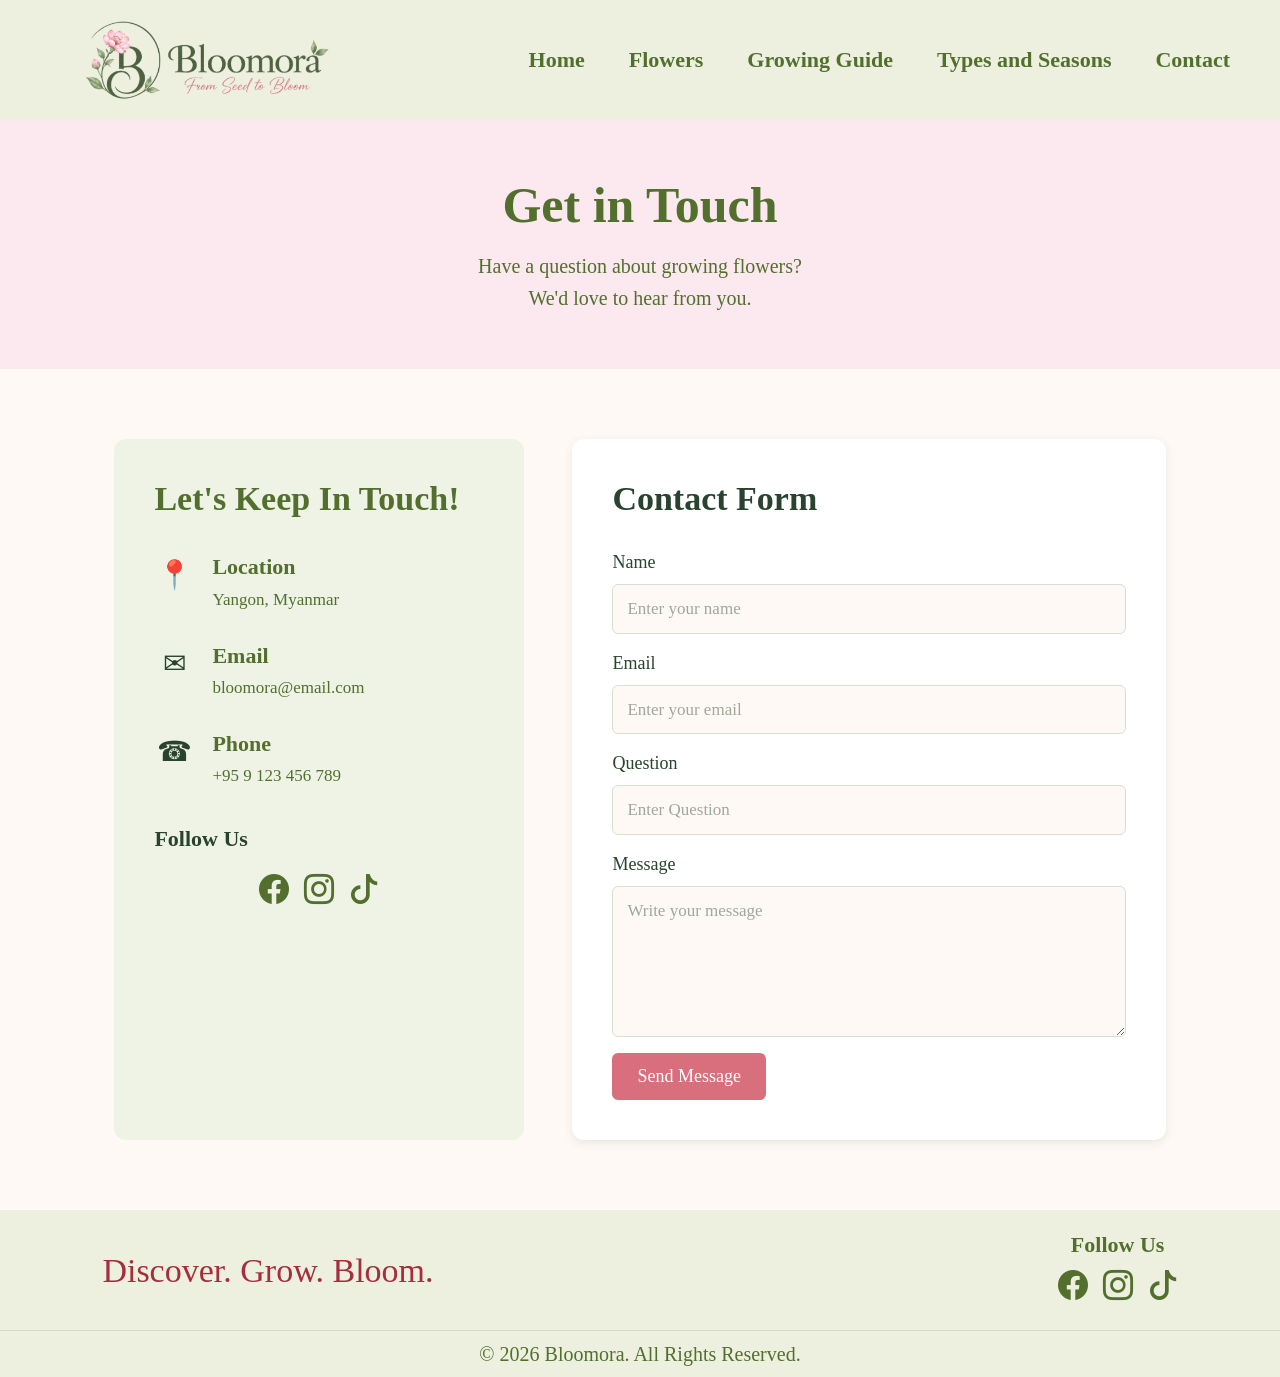
<file: pages/contact.html>
<!DOCTYPE html>
<html lang="en">

<head>
    <meta charset="UTF-8">
    <meta name="viewport" content="width=device-width, initial-scale=1.0">

    <title>Bloomora | Contact</title>

    <link rel="stylesheet" href="./../bootstrap/css/bootstrap.min.css">

    <script src="./../bootstrap/js/bootstrap.min.js"></script>

    <link rel="stylesheet" href="https://cdn.jsdelivr.net/npm/bootstrap-icons@1.13.1/font/bootstrap-icons.min.css">

    <link rel="stylesheet" href="../css/style.css">
</head>

<body>

    <nav class="navbar navbar-expand-lg">
        <div class="container-fluid">
            <a class="navbar-brand" href="../index.html">
                <img src="../images/logo.png" alt="Bloomora Logo">
            </a>

            <button class="navbar-toggler" type="button" data-bs-toggle="collapse" data-bs-target="#navbarNav"
                aria-controls="navbarNav" aria-expanded="false" aria-label="Toggle navigation">
                <span class="navbar-toggler-icon"></span>
            </button>

            <!-- Nav -->
            <div class="collapse navbar-collapse" id="navbarNav">

                <ul class="navbar-nav ms-auto">

                    <li class="nav-item">
                        <a class="nav-link" href="../index.html">Home</a>
                    </li>

                    <li class="nav-item">
                        <a class="nav-link" href="flowers.html">Flowers</a>
                    </li>

                    <li class="nav-item">
                        <a class="nav-link" href="growing-guide.html">
                            Growing Guide
                        </a>
                    </li>

                    <li class="nav-item">
                        <a class="nav-link" href="seasons.html">
                            Types and Seasons
                        </a>
                    </li>

                    <li class="nav-item">
                        <a class="nav-link" href="contact.html">
                            Contact
                        </a>
                    </li>

                </ul>

            </div>
        </div>
    </nav>


    <!-- =========================
         CONTACT HEADER
    ========================== -->
    <section class="contact-header">

        <h1>Get in Touch</h1>

        <p>
            Have a question about growing flowers?
            <br>
            We'd love to hear from you.
        </p>

    </section>


    <!-- =========================
         CONTACT CONTENT
    ========================== -->
    <section class="contact-section">

        <div class="container">

            <div class="row g-5">


                <!-- =========================
                     CONTACT INFORMATION
                ========================== -->
                <div class="col-12 col-lg-5">

                    <div class="contact-info">

                        <h2>Let's Keep In Touch!</h2>


                        <!-- Location -->
                        <div class="contact-item">

                            <div class="contact-icon">
                                📍
                            </div>

                            <div>
                                <h3>Location</h3>
                                <p>Yangon, Myanmar</p>
                            </div>

                        </div>


                        <!-- Email -->
                        <div class="contact-item">

                            <div class="contact-icon">
                                ✉
                            </div>

                            <div>
                                <h3>Email</h3>
                                <p>bloomora@email.com</p>
                            </div>

                        </div>


                        <!-- Phone -->
                        <div class="contact-item">

                            <div class="contact-icon">
                                ☎
                            </div>

                            <div>
                                <h3>Phone</h3>
                                <p>+95 9 123 456 789</p>
                            </div>

                        </div>


                        <!-- Social Media -->
                        <div class="contact-social">

                            <h3>Follow Us</h3>

                            <div class="social-icons">
                                <!-- <button type="button" class="btn btn-success">-->
                                <a href="#" style="color: #536f2e;">
                                    <i class="bi bi-facebook" style="font-size: 30px;"></i>
                                </a>
                                <!-- <button type="button" class="btn btn-danger"> -->
                                <a href="#" style="color: #536f2e;">
                                    <i class="bi bi-instagram" style="font-size: 30px;"></i>
                                </a>
                                <!-- <button type="button" class="btn btn-warning"> -->
                                <a href="#" style="color: #536f2e;">
                                    <i class="bi bi-tiktok" style="font-size: 30px;"></i>
                                </a>
                            </div>

                        </div>

                    </div>

                </div>


                <!-- =========================
                     CONTACT FORM
                ========================== -->
                <div class="col-12 col-lg-7">

                    <div class="contact-form">

                        <h2>Contact Form</h2>

                        <form>

                            <!-- Name -->
                            <div class="mb-3">

                                <label for="name" class="form-label">
                                    Name
                                </label>

                                <input type="text" class="form-control" id="name" placeholder="Enter your name">

                            </div>


                            <!-- Email -->
                            <div class="mb-3">

                                <label for="email" class="form-label">
                                    Email
                                </label>

                                <input type="email" class="form-control" id="email" placeholder="Enter your email">

                            </div>


                            <!-- Question -->
                            <div class="mb-3">

                                <label for="subject" class="form-label">
                                    Question
                                </label>

                                <input type="text" class="form-control" id="subject" placeholder="Enter Question">

                            </div>


                            <!-- Message -->
                            <div class="mb-3">

                                <label for="message" class="form-label">
                                    Message
                                </label>

                                <textarea class="form-control" id="message" rows="5"
                                    placeholder="Write your message"></textarea>

                            </div>


                            <!-- Send Button -->
                            <button type="submit" class="contact-btn">
                                Send Message
                            </button>

                        </form>

                    </div>

                </div>

            </div>

        </div>

    </section>


    <!-- footer -->
    <footer>

        <div class="footer-content">

            <div class="footer-slogan">
                Discover. Grow. Bloom.
            </div>


            <div class="social">
                <h3>Follow Us</h3>
                <div class="social-icons">
                    <!-- <button type="button" class="btn btn-success">-->
                    <a href="#" style="color: #536f2e;">
                        <i class="bi bi-facebook" style="font-size: 30px;"></i>
                    </a>
                    <!-- <button type="button" class="btn btn-danger"> -->
                    <a href="#" style="color: #536f2e;">
                        <i class="bi bi-instagram" style="font-size: 30px;"></i>
                    </a>
                    <!-- <button type="button" class="btn btn-warning"> -->
                    <a href="#" style="color: #536f2e;">
                        <i class="bi bi-tiktok" style="font-size: 30px;"></i>
                    </a>
                </div>
            </div>
        </div>


        <div class="copyright">
            © 2026 Bloomora. All Rights Reserved.
        </div>

    </footer>
</body>

</html>
</file>
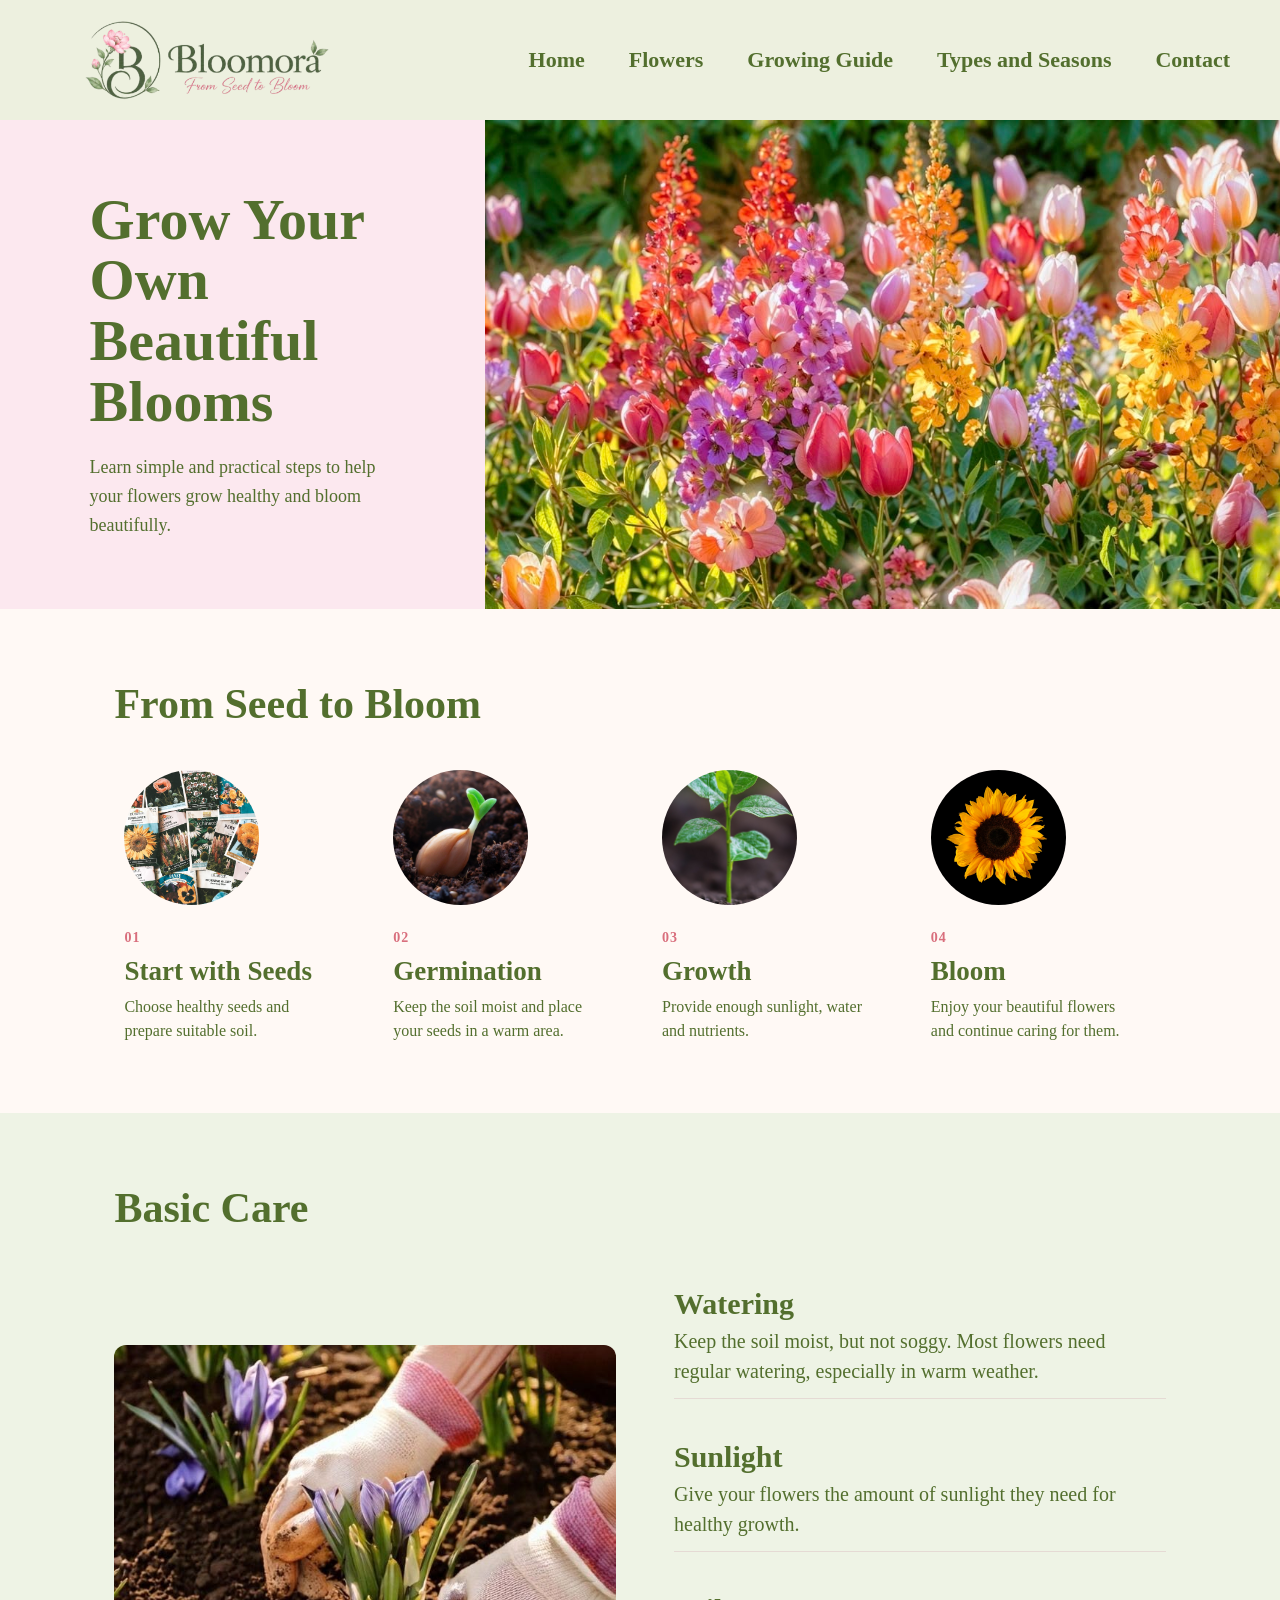
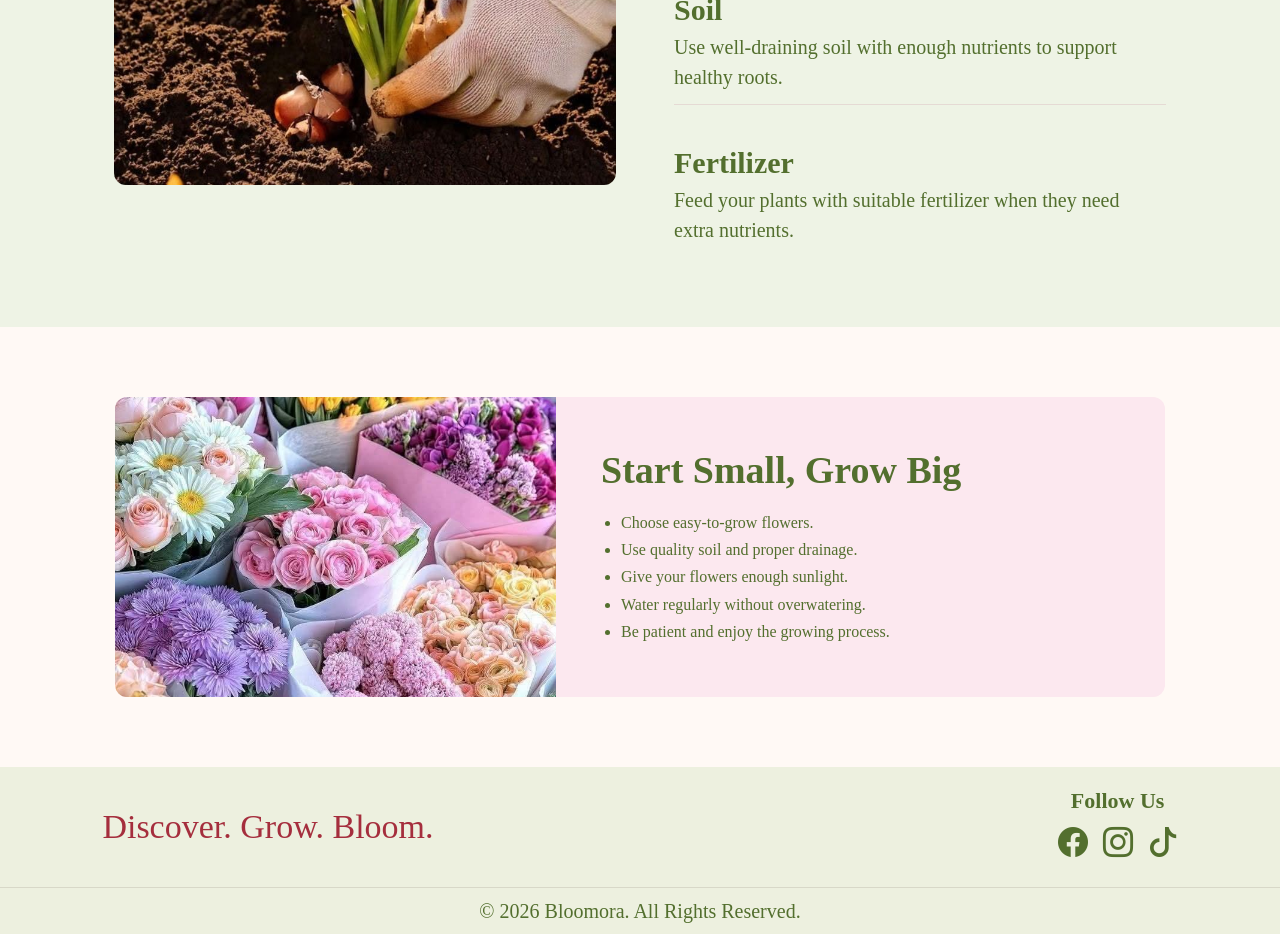
<file: pages/growing-guide.html>
<!DOCTYPE html>
<html lang="en">

<head>
    <meta charset="UTF-8">
    <meta name="viewport" content="width=device-width, initial-scale=1.0">

    <title>Bloomora | Growing-Guide</title>

    <link rel="stylesheet" href="./../bootstrap/css/bootstrap.min.css">

    <script src="./../bootstrap/js/bootstrap.min.js"></script>

    <link rel="stylesheet" href="https://cdn.jsdelivr.net/npm/bootstrap-icons@1.13.1/font/bootstrap-icons.min.css">

    <link rel="stylesheet" href="../css/style.css">
</head>

<body>
    <!-- Nav -->
    <nav class="navbar navbar-expand-lg">
        <div class="container-fluid">
            <a class="navbar-brand" href="../index.html">
                <img src="../images/logo.png" alt="Bloomora Logo">
            </a>

            <button class="navbar-toggler" type="button" data-bs-toggle="collapse" data-bs-target="#navbarNav"
                aria-controls="navbarNav" aria-expanded="false" aria-label="Toggle navigation">
                <span class="navbar-toggler-icon"></span>
            </button>

            <!-- Nav -->
            <div class="collapse navbar-collapse" id="navbarNav">

                <ul class="navbar-nav ms-auto">

                    <li class="nav-item">
                        <a class="nav-link" href="../index.html">Home</a>
                    </li>

                    <li class="nav-item">
                        <a class="nav-link" href="flowers.html">Flowers</a>
                    </li>

                    <li class="nav-item">
                        <a class="nav-link" href="growing-guide.html">
                            Growing Guide
                        </a>
                    </li>

                    <li class="nav-item">
                        <a class="nav-link" href="seasons.html">
                            Types and Seasons
                        </a>
                    </li>

                    <li class="nav-item">
                        <a class="nav-link" href="contact.html">
                            Contact
                        </a>
                    </li>

                </ul>

            </div>
        </div>
    </nav>

    <!-- =========================
         HERO SECTION
    ========================== -->

    <section class="guide-hero">

        <div class="guide-hero-content">

            <h1>
                Grow Your Own
                <br>
                Beautiful Blooms
            </h1>

            <p class="guide-hero-text">

                Learn simple and practical steps to help
                your flowers grow healthy and bloom beautifully.

            </p>

        </div>


        <div class="guide-hero-image">

            <img src="../images/growing-hero.jpg" alt="Beautiful flowers in a garden">

        </div>

    </section>



    <!-- =========================
         FROM SEED TO BLOOM
    ========================== -->

    <section class="seed-bloom">

        <div class="container">

            <div class="guide-heading">

                <h2>
                    From Seed to Bloom
                </h2>
            </div>


            <div class="row seed-steps">


                <!-- STEP 1 -->

                <div class="col-12 col-md-6 col-lg-3">

                    <div class="seed-step">

                        <div class="step-image">

                            <img src="../images/seed.jpg" alt="Flower seeds">

                        </div>

                        <span class="step-number">
                            01
                        </span>

                        <h3>
                            Start with Seeds
                        </h3>

                        <p>
                            Choose healthy seeds and
                            prepare suitable soil.
                        </p>

                    </div>

                </div>



                <!-- STEP 2 -->

                <div class="col-12 col-md-6 col-lg-3">

                    <div class="seed-step">

                        <div class="step-image">

                            <img src="../images/germination.jpg" alt="Young flower seedling">

                        </div>

                        <span class="step-number">
                            02
                        </span>

                        <h3>
                            Germination
                        </h3>

                        <p>
                            Keep the soil moist and
                            place your seeds in a warm area.
                        </p>

                    </div>

                </div>



                <!-- STEP 3 -->

                <div class="col-12 col-md-6 col-lg-3">

                    <div class="seed-step">

                        <div class="step-image">

                            <img src="../images/growth.jpg" alt="Growing flower plant">

                        </div>

                        <span class="step-number">
                            03
                        </span>

                        <h3>
                            Growth
                        </h3>

                        <p>
                            Provide enough sunlight,
                            water and nutrients.
                        </p>

                    </div>

                </div>



                <!-- STEP 4 -->

                <div class="col-12 col-md-6 col-lg-3">

                    <div class="seed-step">

                        <div class="step-image">

                            <img src="../images/bloom.jpg" alt="Blooming flower">

                        </div>

                        <span class="step-number">
                            04
                        </span>

                        <h3>
                            Bloom
                        </h3>

                        <p>
                            Enjoy your beautiful flowers
                            and continue caring for them.
                        </p>

                    </div>

                </div>

            </div>

        </div>

    </section>



    <!-- =========================
         BASIC CARE
    ========================== -->

    <section class="basic-care-guide">

        <div class="container">

            <div class="guide-heading">

                <h2>
                    Basic Care
                </h2>

            </div>


            <div class="row align-items-center g-5">


                <!-- IMAGE -->

                <div class="col-12 col-lg-6">

                    <div class="care-image">

                        <img src="../images/basic-care.jpg" alt="Caring for flowers in a garden">

                    </div>

                </div>



                <!-- CARE INFORMATION -->

                <div class="col-12 col-lg-6">

                    <div class="care-list">


                        <!-- WATERING -->

                        <div class="care-item">

                            <div>

                                <h3>
                                    Watering
                                </h3>

                                <p>
                                    Keep the soil moist, but not soggy.
                                    Most flowers need regular watering,
                                    especially in warm weather.
                                </p>

                            </div>

                        </div>



                        <!-- SUNLIGHT -->

                        <div class="care-item">

                            <div>

                                <h3>
                                    Sunlight
                                </h3>

                                <p>
                                    Give your flowers the amount of
                                    sunlight they need for healthy growth.
                                </p>

                            </div>

                        </div>



                        <!-- SOIL -->

                        <div class="care-item">

                            <div>

                                <h3>
                                    Soil
                                </h3>

                                <p>
                                    Use well-draining soil with enough
                                    nutrients to support healthy roots.
                                </p>

                            </div>

                        </div>



                        <!-- FERTILIZER -->

                        <div class="care-item">

                            <div>

                                <h3>
                                    Fertilizer
                                </h3>

                                <p>
                                    Feed your plants with suitable
                                    fertilizer when they need extra nutrients.
                                </p>

                            </div>

                        </div>

                    </div>

                </div>

            </div>

        </div>

    </section>



    <!-- =========================
         BEGINNER TIPS
    ========================== -->

    <section class="beginner-section">

        <div class="container">

            <div class="beginner-box">


                <!-- IMAGE -->

                <div class="beginner-image">

                    <img src="../images/beginner-flower.jpg" alt="Beautiful flower for beginners">

                </div>



                <!-- CONTENT -->

                <div class="beginner-content">

                    <h2>
                        Start Small, Grow Big
                    </h2>

                    <ul>

                        <li>
                            Choose easy-to-grow flowers.
                        </li>

                        <li>
                            Use quality soil and proper drainage.
                        </li>

                        <li>
                            Give your flowers enough sunlight.
                        </li>

                        <li>
                            Water regularly without overwatering.
                        </li>

                        <li>
                            Be patient and enjoy the growing process.
                        </li>

                    </ul>

                </div>

            </div>

        </div>

    </section>




    <!-- footer -->
    <footer>

        <div class="footer-content">

            <div class="footer-slogan">
                Discover. Grow. Bloom.
            </div>


            <div class="social">
                <h3>Follow Us</h3>
                <div class="social-icons">
                    <!-- <button type="button" class="btn btn-success">-->
                    <a href="#" style="color: #536f2e;">
                        <i class="bi bi-facebook" style="font-size: 30px;"></i>
                    </a>
                    <!-- <button type="button" class="btn btn-danger"> -->
                    <a href="#" style="color: #536f2e;">
                        <i class="bi bi-instagram" style="font-size: 30px;"></i>
                    </a>
                    <!-- <button type="button" class="btn btn-warning"> -->
                    <a href="#" style="color: #536f2e;">
                        <i class="bi bi-tiktok" style="font-size: 30px;"></i>
                    </a>
                </div>
            </div>
        </div>


        <div class="copyright">
            © 2026 Bloomora. All Rights Reserved.
        </div>

    </footer>
</body>

</html>
</file>
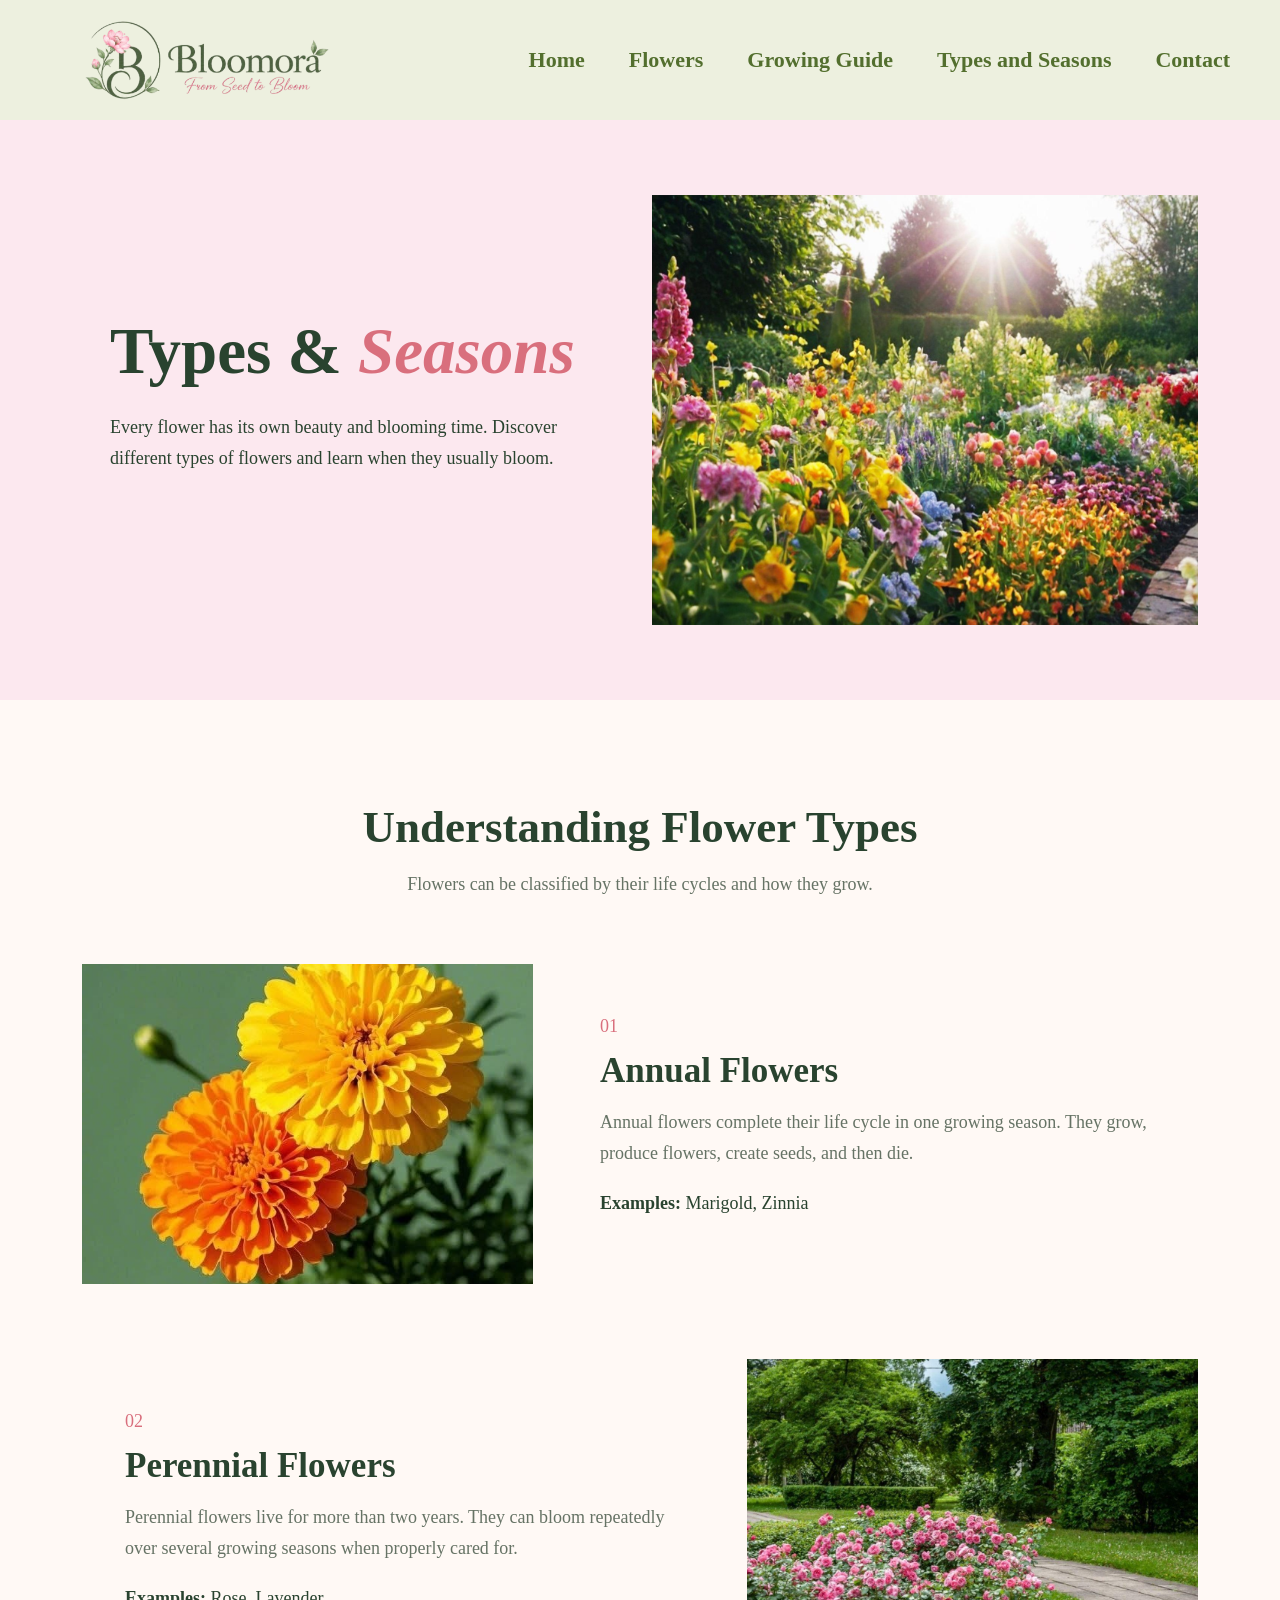
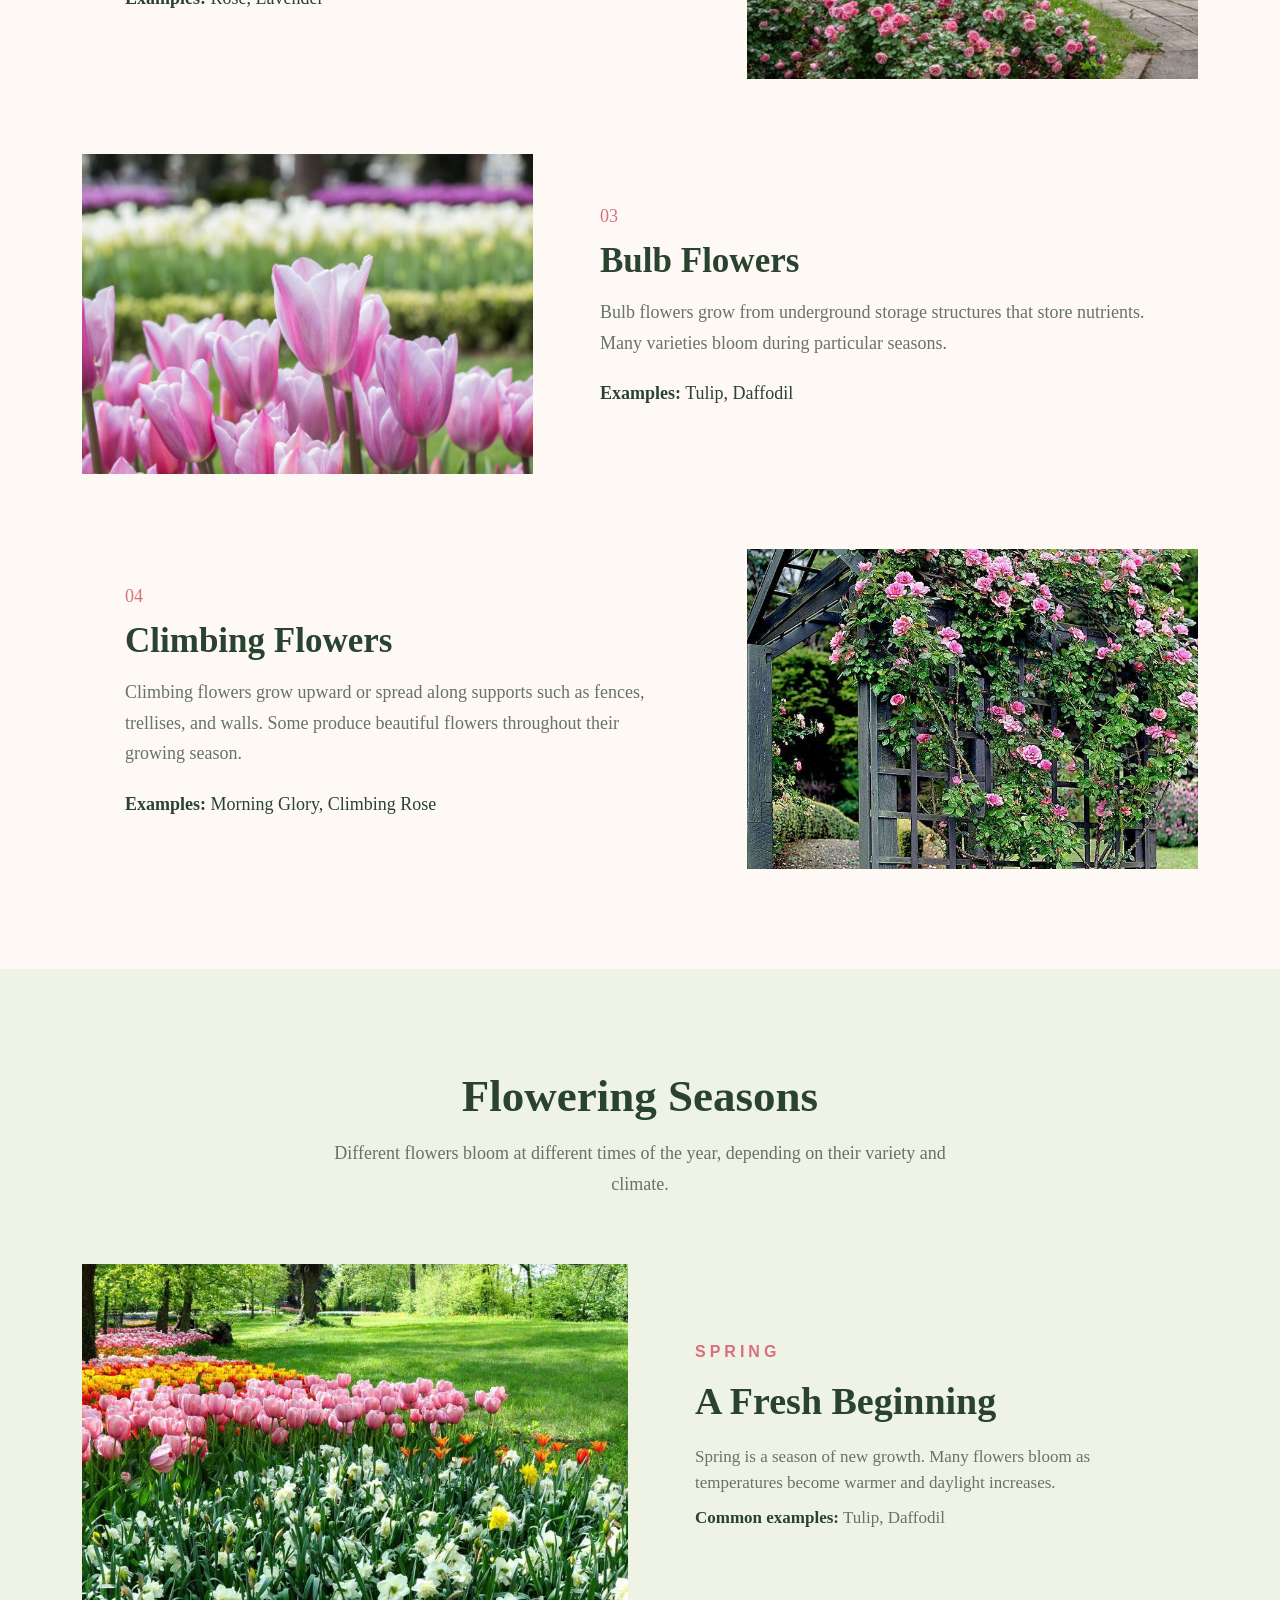
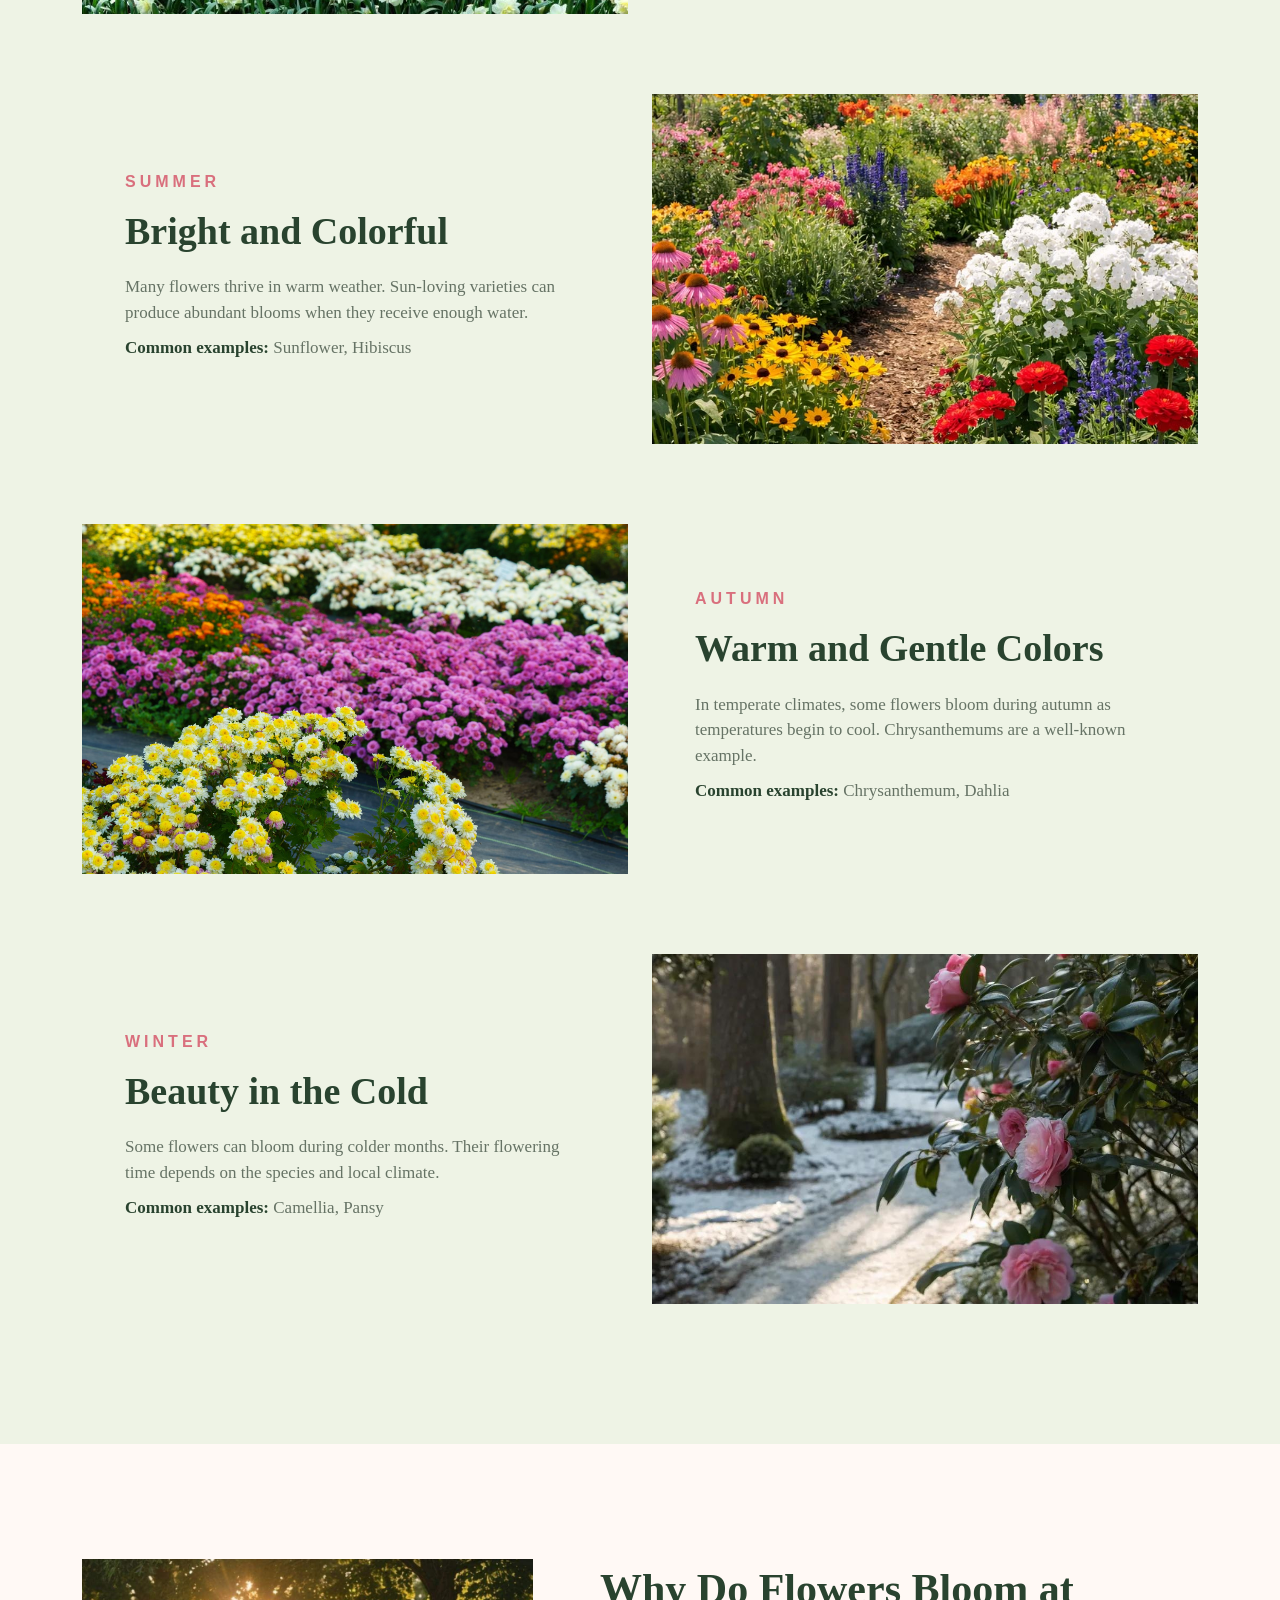
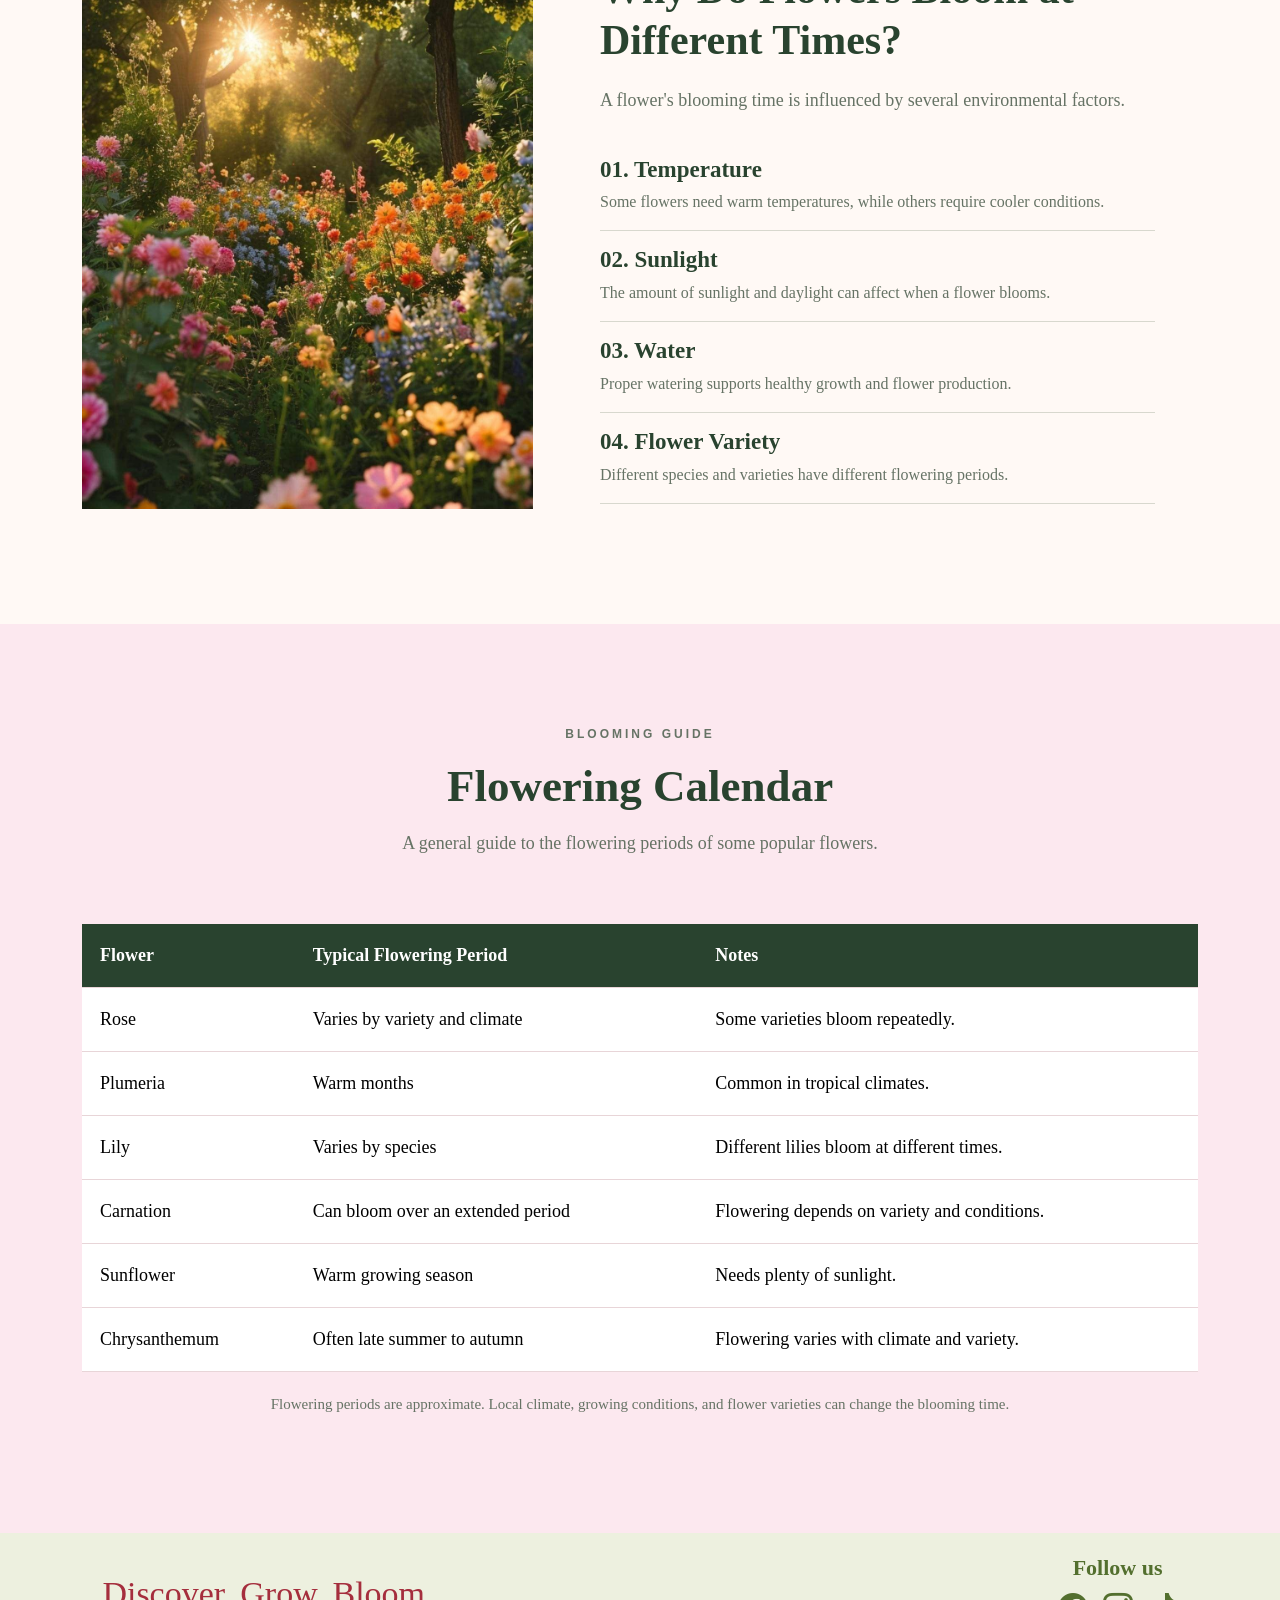
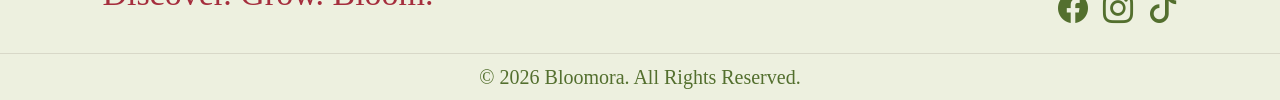
<file: pages/seasons.html>
<!DOCTYPE html>
<html lang="en">

<head>
    <meta charset="UTF-8">
    <meta name="viewport" content="width=device-width, initial-scale=1.0">

    <title>Bloomora | Types and Seasons</title>

    <link rel="stylesheet" href="./../bootstrap/css/bootstrap.min.css">

    <script src="./../bootstrap/js/bootstrap.min.js"></script>


    <link rel="stylesheet" href="https://cdn.jsdelivr.net/npm/bootstrap-icons@1.13.1/font/bootstrap-icons.min.css">

    <link rel="stylesheet" href="../css/style.css">
</head>

<body>

    <nav class="navbar navbar-expand-lg">
        <div class="container-fluid">
            <a class="navbar-brand" href="../index.html">
                <img src="../images/logo.png" alt="Bloomora Logo">
            </a>

            <button class="navbar-toggler" type="button" data-bs-toggle="collapse" data-bs-target="#navbarNav"
                aria-controls="navbarNav" aria-expanded="false" aria-label="Toggle navigation">
                <span class="navbar-toggler-icon"></span>
            </button>

            <!-- Nav -->
            <div class="collapse navbar-collapse" id="navbarNav">

                <ul class="navbar-nav ms-auto">

                    <li class="nav-item">
                        <a class="nav-link" href="../index.html">Home</a>
                    </li>

                    <li class="nav-item">
                        <a class="nav-link" href="flowers.html">Flowers</a>
                    </li>

                    <li class="nav-item">
                        <a class="nav-link" href="growing-guide.html">
                            Growing Guide
                        </a>
                    </li>

                    <li class="nav-item">
                        <a class="nav-link" href="seasons.html">
                            Types and Seasons
                        </a>
                    </li>

                    <li class="nav-item">
                        <a class="nav-link" href="contact.html">
                            Contact
                        </a>
                    </li>

                </ul>

            </div>
        </div>
    </nav>



    <!-- Hero Section -->
    <section class="season-hero">
        <div class="container">
            <div class="row align-items-center">

                <div class="col-lg-6 hero-text">
                    <!-- <p class="section-label">EXPLORE THE WORLD OF FLOWERS</p> -->

                    <h1>Types & <span>Seasons</span></h1>

                    <p>
                        Every flower has its own beauty and blooming time.
                        Discover different types of flowers and learn
                        when they usually bloom.
                    </p>

                    <!-- <a href="#flower-types" class="season-btn">
                        Explore Flowers
                    </a> -->
                </div>

                <div class="col-lg-6">
                    <img src="../images/seasons.jpg" alt="Beautiful seasonal flowers" class="hero-image">
                </div>

            </div>
        </div>
    </section>


    <!-- Flower Types Section -->
    <section class="flower-types" id="flower-types">
        <div class="container">

            <div class="section-heading">
                <!-- <p class="section-label">GET TO KNOW FLOWERS</p> -->
                <h2>Understanding Flower Types</h2>
                <p>
                    Flowers can be classified by their life cycles
                    and how they grow.
                </p>
            </div>


            <!-- Annual Flowers -->
            <div class="type-row row align-items-center">
                <div class="col-md-5">
                    <img src="../images/Marigold.jpg" alt="Marigold flowers" class="type-image">
                </div>

                <div class="col-md-7 type-content">
                    <span class="type-number">01</span>
                    <h3>Annual Flowers</h3>
                    <p>
                        Annual flowers complete their life cycle in
                        one growing season. They grow, produce flowers,
                        create seeds, and then die.
                    </p>
                    <p class="examples">
                        <strong>Examples:</strong> Marigold, Zinnia
                    </p>
                </div>
            </div>


            <!-- Perennial Flowers -->
            <div class="type-row row align-items-center">
                <div class="col-md-5 order-md-2">
                    <img src="../images/pink-rose.jpg" alt="Pink roses" class="type-image">
                </div>

                <div class="col-md-7 order-md-1 type-content">
                    <span class="type-number">02</span>
                    <h3>Perennial Flowers</h3>
                    <p>
                        Perennial flowers live for more than two years.
                        They can bloom repeatedly over several growing
                        seasons when properly cared for.
                    </p>
                    <p class="examples">
                        <strong>Examples:</strong> Rose, Lavender
                    </p>
                </div>
            </div>


            <!-- Bulb Flowers -->
            <div class="type-row row align-items-center">
                <div class="col-md-5">
                    <img src="../images/bulb-flower.jpg" alt="Tulip flowers" class="type-image">
                </div>

                <div class="col-md-7 type-content">
                    <span class="type-number">03</span>
                    <h3>Bulb Flowers</h3>
                    <p>
                        Bulb flowers grow from underground storage
                        structures that store nutrients. Many varieties
                        bloom during particular seasons.
                    </p>
                    <p class="examples">
                        <strong>Examples:</strong> Tulip, Daffodil
                    </p>
                </div>
            </div>


            <!-- Climbing Flowers -->
            <div class="type-row row align-items-center">
                <div class="col-md-5 order-md-2">
                    <img src="../images/climbing-flowers.jpg" alt="Climbing roses" class="type-image">
                </div>

                <div class="col-md-7 order-md-1 type-content">
                    <span class="type-number">04</span>
                    <h3>Climbing Flowers</h3>
                    <p>
                        Climbing flowers grow upward or spread along
                        supports such as fences, trellises, and walls.
                        Some produce beautiful flowers throughout
                        their growing season.
                    </p>
                    <p class="examples">
                        <strong>Examples:</strong> Morning Glory,
                        Climbing Rose
                    </p>
                </div>
            </div>

        </div>
    </section>


    <!-- Flowering Seasons Section -->
    <section class="flower-seasons" id="seasons">
        <div class="container">

            <div class="section-heading">
                <!-- <p class="section-label">A YEAR IN BLOOM</p> -->
                <h2>Flowering Seasons</h2>
                <p>
                    Different flowers bloom at different times
                    of the year, depending on their variety and climate.
                </p>
            </div>


            <!-- Spring -->
            <div class="season-row row align-items-center">
                <div class="col-md-6">
                    <img src="../images/spring.jpg" alt="Tulips blooming in spring" class="season-image">
                </div>

                <div class="col-md-6 season-content">
                    <span class="season-name">SPRING</span>
                    <h3>A Fresh Beginning</h3>
                    <p>
                        Spring is a season of new growth. Many flowers
                        bloom as temperatures become warmer and
                        daylight increases.
                    </p>
                    <p>
                        <strong>Common examples:</strong>
                        Tulip, Daffodil
                    </p>
                </div>
            </div>


            <!-- Summer -->
            <div class="season-row row align-items-center">
                <div class="col-md-6 order-md-2">
                    <img src="../images/summer.jpg" alt="Sunflowers blooming in summer" class="season-image">
                </div>

                <div class="col-md-6 order-md-1 season-content">
                    <span class="season-name">SUMMER</span>
                    <h3>Bright and Colorful</h3>
                    <p>
                        Many flowers thrive in warm weather.
                        Sun-loving varieties can produce abundant
                        blooms when they receive enough water.
                    </p>
                    <p>
                        <strong>Common examples:</strong>
                        Sunflower, Hibiscus
                    </p>
                </div>
            </div>


            <!-- Autumn -->
            <div class="season-row row align-items-center">
                <div class="col-md-6">
                    <img src="../images/autumn.jpg" alt="Chrysanthemums blooming in autumn" class="season-image">
                </div>

                <div class="col-md-6 season-content">
                    <span class="season-name">AUTUMN</span>
                    <h3>Warm and Gentle Colors</h3>
                    <p>
                        In temperate climates, some flowers bloom
                        during autumn as temperatures begin to cool.
                        Chrysanthemums are a well-known example.
                    </p>
                    <p>
                        <strong>Common examples:</strong>
                        Chrysanthemum, Dahlia
                    </p>
                </div>
            </div>


            <!-- Winter -->
            <div class="season-row row align-items-center">
                <div class="col-md-6 order-md-2">
                    <img src="../images/winter.jpg" alt="Camellia flowers in winter" class="season-image">
                </div>

                <div class="col-md-6 order-md-1 season-content">
                    <span class="season-name">WINTER</span>
                    <h3>Beauty in the Cold</h3>
                    <p>
                        Some flowers can bloom during colder months.
                        Their flowering time depends on the species
                        and local climate.
                    </p>
                    <p>
                        <strong>Common examples:</strong>
                        Camellia, Pansy
                    </p>
                </div>
            </div>

            <!-- <p class="climate-note">
                Note: These are general examples from temperate
                climates. Flowering seasons can be different in
                tropical countries such as Myanmar.
            </p> -->

        </div>
    </section>


    <!-- Flowering Factors -->
    <section class="flowering-factors">
        <div class="container">
            <div class="row align-items-center">

                <div class="col-lg-5">
                    <img src="../images/sunlight.jpg" alt="Flowers growing in sunlight" class="factors-image">
                </div>

                <div class="col-lg-7 factors-content">
                    <!-- <p class="section-label">WHAT AFFECTS BLOOMING?</p> -->
                    <h2>Why Do Flowers Bloom at Different Times?</h2>

                    <p>
                        A flower's blooming time is influenced by
                        several environmental factors.
                    </p>

                    <div class="factor-item">
                        <h4>01. Temperature</h4>
                        <p>
                            Some flowers need warm temperatures,
                            while others require cooler conditions.
                        </p>
                    </div>

                    <div class="factor-item">
                        <h4>02. Sunlight</h4>
                        <p>
                            The amount of sunlight and daylight
                            can affect when a flower blooms.
                        </p>
                    </div>

                    <div class="factor-item">
                        <h4>03. Water</h4>
                        <p>
                            Proper watering supports healthy growth
                            and flower production.
                        </p>
                    </div>

                    <div class="factor-item">
                        <h4>04. Flower Variety</h4>
                        <p>
                            Different species and varieties have
                            different flowering periods.
                        </p>
                    </div>
                </div>

            </div>
        </div>
    </section>


    <!-- Flowering Calendar -->
    <section class="flower-calendar">
        <div class="container">

            <div class="section-heading">
                <p class="section-label">BLOOMING GUIDE</p>
                <h2>Flowering Calendar</h2>
                <p>
                    A general guide to the flowering periods
                    of some popular flowers.
                </p>
            </div>

            <div class="table-responsive">
                <table class="table calendar-table">
                    <thead>
                        <tr>
                            <th>Flower</th>
                            <th>Typical Flowering Period</th>
                            <th>Notes</th>
                        </tr>
                    </thead>

                    <tbody>
                        <tr>
                            <td>Rose</td>
                            <td>Varies by variety and climate</td>
                            <td>Some varieties bloom repeatedly.</td>
                        </tr>

                        <tr>
                            <td>Plumeria</td>
                            <td>Warm months</td>
                            <td>Common in tropical climates.</td>
                        </tr>

                        <tr>
                            <td>Lily</td>
                            <td>Varies by species</td>
                            <td>Different lilies bloom at different times.</td>
                        </tr>

                        <tr>
                            <td>Carnation</td>
                            <td>Can bloom over an extended period</td>
                            <td>Flowering depends on variety and conditions.</td>
                        </tr>

                        <tr>
                            <td>Sunflower</td>
                            <td>Warm growing season</td>
                            <td>Needs plenty of sunlight.</td>
                        </tr>

                        <tr>
                            <td>Chrysanthemum</td>
                            <td>Often late summer to autumn</td>
                            <td>Flowering varies with climate and variety.</td>
                        </tr>
                    </tbody>
                </table>
            </div>

            <p class="calendar-note">
                Flowering periods are approximate. Local climate,
                growing conditions, and flower varieties can change
                the blooming time.
            </p>

        </div>
    </section>


    <!-- footer -->
    <footer>

        <div class="footer-content">

            <div class="footer-slogan">
                Discover. Grow. Bloom.
            </div>


            <div class="social">
                <h3>Follow us</h3>
                <div class="social-icons">
                    <!-- <button type="button" class="btn btn-success">-->
                    <a href="#" style="color: #536f2e;">
                        <i class="bi bi-facebook" style="font-size: 30px;"></i>
                    </a>
                    <!-- <button type="button" class="btn btn-danger"> -->
                    <a href="#" style="color: #536f2e;">
                        <i class="bi bi-instagram" style="font-size: 30px;"></i>
                    </a>
                    <!-- <button type="button" class="btn btn-warning"> -->
                    <a href="#" style="color: #536f2e;"">
            <i class=" bi bi-tiktok" style="font-size: 30px;"></i>
                    </a>
                </div>
            </div>
        </div>


        <div class="copyright">
            © 2026 Bloomora. All Rights Reserved.
        </div>

    </footer>
</body>

</html>
</file>
<file: css/style.css>
/* general */

body {
    margin: 0;
    font-family: "Cormorant Garamond", serif;
}

/* nav */
.navbar {
    background-color:  #edf0df;
    min-height: 60px;
    padding: 0 30px;
}

.navbar-brand img {
    width: 330px;
    height: auto;
}

.navbar-nav {
    gap: 28px;
}

.nav-link {
    color: #536f2e;
    font-size: 22px;
    font-weight: 600;
}

.nav-link:hover {
    color: #b83d4d;
}

.nav-link.active {
    color: #b83d4d;
}

/* HS */

.hero {
    position: relative;
    width: 100%;
    height: 415px;
    overflow: hidden;
}

.hero-image {
    width: 100%;
    height: 100%;
    object-fit: cover;
}

.hero-content {
    position: absolute;
    top: 80px;
    left: 8%;
}

.hero-content h1 {
    color: #536f2e;
    font-size: 52px;
    margin-bottom: 5px;
}

.hero-content h2 {
    color: #a52e3d;
    font-size: 40px;
    font-style: italic;
    margin-bottom: 55px;
}

.explore-btn {
    background-color: #c94f61;
    color: white;
    font-size: 22px;
    font-weight: bold;
    padding: 8px 28px;
    border-radius: 8px;
}

.explore-btn:hover {
    background-color: #a83d4e;
    color: white;
}

/* FF */

.featured {
    background-color: #edf0df;
    padding: 12px 0 60px;
}

.featured > h1 {
    text-align: center;
    color: #536f2e;
    font-size: 48px;
    margin-bottom: 15px;
}

.flower-card {
    background-color: white;
    text-align: center;
    overflow: hidden;
}

.flower-card img {
    width: 100%;
    height: 160px;
    object-fit: cover;
}

.flower-card h2 {
    color: #536f2e;
    font-size: 28px;
    margin: 7px 0;
}


/* footer */

footer {
    background-color:#edf0df;
    color: #536f2e;
}

.footer-content {
    min-height: 120px;
    display: flex;
    justify-content: space-between;
    align-items: center;
    padding: 15px 8%;
}

.footer-slogan {
    color: #a52e3d;
    font-size: 34px;
}

.social {
    text-align: center;
}

.social h3 {
    font-size: 22px;
    margin-bottom: 5px;
}

.social-icons {
    display: flex;
    justify-content: center;
    gap: 8px;
}

.social-icons img {
    width: 40px;
    height: 38px;
}

.copyright {
    text-align: center;
    padding: 8px;
    font-size: 20px;
    border-top: 1px solid #d8d8c8;
}


/* responsive */

@media (max-width: 991px) {

    .navbar-brand img {
        width: 220px;
    }

    .navbar-nav {
        gap: 5px;
        text-align: center;
    }

    .hero-content {
        left: 5%;
        top: 60px;
    }

    .hero-content h1 {
        font-size: 40px;
    }

    .hero-content h2 {
        font-size: 32px;
    }
}


@media (max-width: 576px) {

    .navbar {
        padding: 5px 15px;
    }

    .navbar-brand img {
        width: 180px;
    }

    .hero {
        height: 350px;
    }

    .hero-content {
        top: 40px;
        left: 5%;
    }

    .hero-content h1 {
        font-size: 30px;
    }

    .hero-content h2 {
        font-size: 25px;
        margin-bottom: 35px;
    }

    .featured > h1 {
        font-size: 38px;
    }

    .footer-content {
        flex-direction: column;
        gap: 15px;
        text-align: center;
    }

    .footer-slogan {
        font-size: 27px;
    }
}

/* flowers */


.flower-header {
    background-color: #FCE8EF;
    text-align: center;
    padding: 55px 20px;
}

.flower-header h1 {
    color:  #536f2e;
    font-size: 48px;
    font-weight: 600;
    margin-bottom: 15px;
}

.flower-header p {
    color: #536f2e;
    font-size: 20px;
    max-width: 700px;
    margin: 0 auto;
}


.flower-list {
    background-color: #FFF9F5;
    padding: 60px 8%;
}


.flower-card {
    background-color: #FFFFFF;
    text-align: center;
    border: none;
    border-radius: 12px;
    overflow: hidden;
    height: 100%;
    box-shadow: 0 3px 10px rgba(41, 67, 47, 0.10);
    transition: 0.3s;
}

.flower-card:hover {
    transform: translateY(-6px);
    box-shadow: 0 8px 18px rgba(41, 67, 47, 0.18);
}


.flower-card img {
    width: 100%;
    height: 220px;
    object-fit: cover;
}


.flower-card h2 {
    color:  #536f2e;
    font-size: 28px;
    margin-top: 18px;
    margin-bottom: 8px;
    font-weight: 600;
}


.flower-card p {
    color: #71856A;
    font-size: 17px;
    line-height: 1.5;
    padding: 0 18px;
    min-height: 75px;
}


.flower-btn {
    display: inline-block;
    background-color: #D96F7D;
    color: #FFFFFF;
    text-decoration: none;
    padding: 8px 22px;
    border-radius: 6px;
    font-size: 17px;
    margin: 10px 0 22px;
    transition: 0.3s;
}

.flower-btn:hover {
    background-color: #29432F;
    color: #FFFFFF;
}

/* flower responsive */

@media (max-width: 991px) {

    .flower-header h1 {
        font-size: 40px;
    }

    .flower-header p {
        font-size: 18px;
    }

    .flower-card img {
        height: 200px;
    }

    .flower-card h2 {
        font-size: 25px;
    }
}


@media (max-width: 576px) {
    .flower-header {
        padding: 40px 15px;
    }
    .flower-header h1 {
        font-size: 34px;
    }
    .flower-header p {
        font-size: 16px;
    }
    .flower-list {
        padding: 40px 20px;
    }
    .flower-card img {
        height: 220px;
    }
    .flower-card h2 {
        font-size: 24px;
    }
    .flower-card p {
        font-size: 16px;
    }
}  



/* Flower-details */
/* GENERAL */
* {
    box-sizing: border-box;
}

body {
    margin: 0;
    background-color: #FFF9F5;
    color: #29432F;
    font-family: 'Cormorant Garamond', serif;
    font-size: 18px;
}

h1, h2, h3, p {
    margin-top: 0;
}

h1, h2, h3 {
    font-weight: 600;
}

h2 {
    font-size: 42px;
}

img {
    width: 100%;
    display: block;
    object-fit: cover;
}

.section-space {
    padding: 80px 0;
}

.eyebrow {
    color: #D96F7D;
    font-family: Arial, sans-serif;
    font-size: 11px;
    font-weight: 600;
    letter-spacing: 3px;
    margin-bottom: 12px;
}

.section-heading {
    text-align: center;
    margin-bottom: 45px;
}

.section-heading h2 {
    margin-bottom: 12px;
}

.section-intro {
    max-width: 550px;
    margin: 0 auto;
    color: #71856A;
}


/* HERO */
.rose-hero {
    background-color: #FCE8EF;
    padding: 65px 0;
}

.hero-text {
    padding: 20px 40px;
}

.hero-text h1 {
    font-size: 76px;
    margin-bottom: 0;
    color: #29432F;
}

.scientific-name {
    font-size: 22px;
    font-style: italic;
    color: #71856A;
    margin-bottom: 20px;
}

.hero-description {
    max-width: 420px;
    line-height: 1.6;
    margin-bottom: 25px;
}

.hero-image {
    height: 430px;
    object-position: center;
}

.main-btn {
    display: inline-block;
    background-color: #D96F7D;
    color: white;
    text-decoration: none;
    padding: 11px 25px;
    font-size: 17px;
    transition: 0.3s;
}

.main-btn:hover {
    background-color: #29432F;
    color: white;
}


/* ABOUT */
.about-section {
    background-color: #FFF9F5;
}

.section-image {
    height: 350px;
}

.about-text {
    padding: 30px 50px;
    line-height: 1.8;
}


/* TYPES OF ROSES */
.types-section {
    background-color: #EEF3E5;
}

.rose-type img {
    height: 230px;
    margin-bottom: 15px;
}

.rose-type h3 {
    font-size: 25px;
    margin-bottom: 8px;
}

.rose-type p {
    color: #71856A;
    line-height: 1.5;
    margin-bottom: 0;
}


/* CHARACTERISTICS */
.character-section {
    background-color: #FFF9F5;
}

.character-list {
    padding-left: 35px;
}

.character-item {
    padding: 15px 0;
    border-bottom: 1px solid #E5DAD4;
}

.character-item:last-child {
    border-bottom: none;
}

.character-item h3 {
    font-size: 24px;
    margin-bottom: 5px;
}

.character-item p {
    color: #71856A;
    margin-bottom: 0;
    line-height: 1.5;
}


/* GROWING INFORMATION */
.growing-section {
    background-color: #EEF3E5;
}

.growing-table {
    max-width: 850px;
    margin: 0 auto;
}

.growing-row {
    display: grid;
    grid-template-columns: 200px 1fr;
    gap: 25px;
    padding: 20px 10px;
    border-bottom: 1px solid #D5DDCD;
}

.growing-row h3 {
    font-size: 23px;
    margin-bottom: 0;
}

.growing-row p {
    color: #71856A;
    margin-bottom: 0;
    line-height: 1.5;
}


/* HOW TO CARE */
.care-section {
    background-color: #FFF9F5;
}

.care-image {
    height: 520px;
}

.care-content {
    padding: 20px 50px;
}

.care-content h2 {
    margin-bottom: 15px;
}

.care-intro {
    color: #71856A;
    margin-bottom: 25px;
}

.care-item {
    padding: 12px 0;
    border-bottom: 1px solid #E5DAD4;
}

.care-item:last-child {
    border-bottom: none;
}

.care-item h3 {
    font-size: 18px;
    margin-bottom: 5px;
}

.care-item p {
    color: #71856A;
    line-height: 1.5;
    margin-bottom: 0;
}


/* You May Also Like */
.related-section {
    background-color: #FCE8EF;
}

.related-flower img {
    height: 260px;
    margin-bottom: 15px;
}

.related-flower h3 {
    font-size: 27px;
    margin-bottom: 5px;
}

.related-flower p {
    color: #71856A;
    margin-bottom: 8px;
}

.related-flower a {
    color: #D96F7D;
    text-decoration: none;
    font-weight: 600;
}

.related-flower a:hover {
    color: #29432F;
}



/* MOBILE */
@media (max-width: 768px) {

    h2 {
        font-size: 34px;
    }

    .section-space {
        padding: 55px 0;
    }

    .hero-text {
        padding: 20px 15px 35px;
    }

    .hero-text h1 {
        font-size: 58px;
    }

    .hero-image {
        height: 300px;
    }

    .section-image {
        height: 280px;
        margin-bottom: 25px;
    }

    .about-text {
        padding: 15px;
    }

    .rose-type img {
        height: 180px;
    }

    .character-list {
        padding-left: 0;
        margin-top: 20px;
    }

    .growing-row {
        grid-template-columns: 1fr;
        gap: 5px;
    }

    .care-image {
        height: 300px;
    }

    .care-content {
        padding: 20px 15px;
    }

    .related-flower img {
        height: 180px;
    }
}

/* =========================================
   GROWING GUIDE PAGE
========================================= */


/* =========================================
   HERO
========================================= */

.guide-hero {
    display: flex;
    align-items: stretch;
    min-height: 430px;
    background-color: #FCE8EF;
}

.guide-hero-content {
    width: 50%;

    padding: 70px 7%;

    display: flex;
    flex-direction: column;
    justify-content: center;
}

.guide-small-title {
    color:  #536f2e;

    font-size: 14px;
    font-weight: 600;

    letter-spacing: 2px;

    margin-bottom: 15px;
}

.guide-hero-content h1 {
    color:  #536f2e;

    font-family: "Cormorant Garamond", serif;

    font-size: 58px;
    font-weight: 600;

    line-height: 1.05;

    margin-bottom: 20px;
}

.guide-hero-text {
    color:  #536f2e;

    font-size: 18px;

    line-height: 1.6;

    max-width: 450px;

    margin: 0;
}

/* .guide-hero-image {
    width: 50%;
} */

.guide-hero-image img {
    width: 100%;
    height: 100%;

    object-fit: cover;
}



/* =========================================
   GENERAL SECTION HEADING
========================================= */

.guide-heading {
    margin-bottom: 40px;
}

.guide-heading h2 {
    color: #536f2e;

    font-family: "Cormorant Garamond", serif;

    font-size: 42px;
    font-weight: 600;

    margin-bottom: 5px;
}

.guide-heading p {
    color:  #536f2e;

    font-size: 17px;

    margin: 0;
}



/* =========================================
   FROM SEED TO BLOOM
========================================= */

.seed-bloom {
    background-color: #FFF9F5;

    padding: 70px 8%;
}

.seed-steps {
    position: relative;
}

.seed-step {
    position: relative;

    height: 100%;

    padding: 0 10px;
}

.step-image {
    width: 135px;
    height: 135px;

    margin-bottom: 18px;
}

.step-image img {
    width: 100%;
    height: 100%;

    object-fit: cover;

    border-radius: 50%;
}

.step-number {
    color: #D96F7D;

    font-size: 14px;
    font-weight: 600;

    letter-spacing: 1px;
}

.seed-step h3 {
    color:  #536f2e;

    font-family: "Cormorant Garamond", serif;

    font-size: 27px;
    font-weight: 600;

    margin: 5px 0 8px;
}

.seed-step p {
    color: #536f2e;

    font-size: 16px;

    line-height: 1.5;

    max-width: 210px;

    margin: 0;
}



/* =========================================
   BASIC CARE
========================================= */

.basic-care-guide {
    background-color: #EEF3E5;

    padding: 70px 8%;
}

.care-image {
    height: 440px;

    overflow: hidden;

    border-radius: 12px;
}

.care-image img {
    width: 100%;
    height: 100%;

    object-fit: cover;
}


/* CARE LIST */

.care-list {
    padding-left: 10px;
}

.care-item {
    display: flex;

    gap: 18px;

    margin-bottom: 28px;
}

.care-item:last-child {
    margin-bottom: 0;
}

.care-item-icon {
    width: 42px;
    min-width: 42px;

    font-size: 35px;

    text-align: center;
}

.care-item h3 {
    color:  #536f2e;

    font-family: "Cormorant Garamond", serif;

    font-size: 30px;
    font-weight: 600;

    margin-bottom: 4px;
}

.care-item p {
    color:  #536f2e;

    font-size: 20px;

    line-height: 1.5;

    margin: 0;

    max-width: 480px;
}



/* =========================================
   BEGINNER TIPS
========================================= */

.beginner-section {
    background-color: #FFF9F5;

    padding: 70px 8%;
}

.beginner-box {
    display: flex;
    align-items: center;

    background-color: #FCE8EF;

    border-radius: 12px;

    overflow: hidden;

    max-width: 1050px;

    margin: 0 auto;
}

.beginner-image {
    width: 42%;
    height: 300px;
}

.beginner-image img {
    width: 100%;
    height: 100%;

    object-fit: cover;
}

.beginner-content {
    width: 58%;

    padding: 35px 45px;
}

.beginner-label {
    color: #536f2e;

    font-size: 13px;
    font-weight: 600;

    letter-spacing: 2px;

    margin-bottom: 8px;
}

.beginner-content h2 {
    color: #536f2e;

    font-family: "Cormorant Garamond", serif;

    font-size: 38px;
    font-weight: 600;

    margin-bottom: 15px;
}

.beginner-content ul {
    padding-left: 20px;

    margin: 0;
}

.beginner-content li {
    color:  #536f2e;

    font-size: 16px;

    line-height: 1.7;
}



/* =========================================
   TABLET
========================================= */

@media (max-width: 991px) {

    .guide-hero-content h1 {
        font-size: 48px;
    }

    .guide-hero-content {
        padding: 55px 6%;
    }

    .guide-heading h2 {
        font-size: 38px;
    }

    .step-image {
        width: 120px;
        height: 120px;
    }

    .care-image {
        height: 380px;
    }

    .beginner-content {
        padding: 30px;
    }

    .beginner-content h2 {
        font-size: 34px;
    }

}



/* =========================================
   MOBILE
========================================= */

@media (max-width: 767px) {

    /* HERO */

    .guide-hero {
        display: flex;
        flex-direction: column;
    }

    .guide-hero-content {
        width: 100%;

        padding: 45px 25px;
    }

    .guide-hero-content h1 {
        font-size: 42px;
    }

    .guide-hero-text {
        font-size: 16px;
    }

    .guide-hero-image {
        width: 100%;

        height: 300px;
    }


    /* SEED TO BLOOM */

    .seed-bloom {
        padding: 55px 20px;
    }

    .guide-heading h2 {
        font-size: 35px;
    }

    .guide-heading p {
        font-size: 16px;
    }

    .seed-step {
        margin-bottom: 35px;
    }

    .step-image {
        width: 130px;
        height: 130px;
    }


    /* BASIC CARE */

    .basic-care-guide {
        padding: 55px 20px;
    }

    .care-image {
        height: 300px;
    }

    .care-list {
        padding-left: 0;
    }

    .care-item {
        margin-bottom: 25px;
    }


    /* BEGINNER */

    .beginner-section {
        padding: 55px 20px;
    }

    .beginner-box {
        display: block;
    }

    .beginner-image {
        width: 100%;
        height: 250px;
    }

    .beginner-content {
        width: 100%;

        padding: 30px 25px;
    }

    .beginner-content h2 {
        font-size: 32px;
    }

}



/* =========================================
   SMALL MOBILE
========================================= */

@media (max-width: 576px) {

    .guide-hero-content h1 {
        font-size: 38px;
    }

    .guide-hero-image {
        height: 250px;
    }

    .guide-heading h2 {
        font-size: 32px;
    }

    .seed-step h3 {
        font-size: 25px;
    }

    .care-image {
        height: 260px;
    }

}

/* Contact Page */

/* Contact Header */
.contact-header {
    background-color: #FCE8EF;
    text-align: center;
    padding: 55px 20px;
}

.contact-header h1 {
    color: #536f2e;
    font-size: 50px;
    font-weight: 600;
    margin-bottom: 15px;
}

.contact-header p {
    color: #536f2e;
    font-size: 20px;
    line-height: 1.6;
    margin: 0;
}


/* Contact Section */
.contact-section {
    background-color: #FFF9F5;
    padding: 70px 8%;
}


/* Contact Information */
.contact-info {
    background-color: #EEF3E5;
    padding: 40px;
    border-radius: 12px;
    height: 100%;
}

.contact-info h2 {
    color: #536f2e;
    font-size: 34px;
    font-weight: 600;
    margin-bottom: 35px;
}


/* Contact Item */
.contact-item {
    display: flex;
    align-items: flex-start;
    gap: 18px;
    margin-bottom: 28px;
}

.contact-icon {
    font-size: 28px;
    width: 40px;
    text-align: center;
}

.contact-item h3 {
    color: #536f2e;
    font-size: 22px;
    font-weight: 600;
    margin-bottom: 5px;
}

.contact-item p {
    color: #536f2e;
    font-size: 17px;
    margin: 0;
}


/* Social Media */
.contact-social {
    margin-top: 35px;
}

.contact-social h3 {
    color: #29432F;
    font-size: 22px;
    font-weight: 600;
    margin-bottom: 15px;
}

.social-icons {
    display: flex;
    gap: 15px;
}

.social-icons a {
    display: inline-block;
}

.social-icons img {
    width: 35px;
    height: 35px;
    object-fit: contain;
    transition: 0.3s;
}

.social-icons img:hover {
    transform: translateY(-4px);
}


/* =========================
   CONTACT FORM
========================= */

.contact-form {
    background-color: #FFFFFF;
    padding: 40px;
    border-radius: 12px;
    box-shadow: 0 3px 10px rgba(41, 67, 47, 0.10);
    height: 100%;
}

.contact-form h2 {
    color: #29432F;
    font-size: 34px;
    font-weight: 600;
    margin-bottom: 30px;
}


/* Form Labels */
.form-label {
    color: #29432F;
    font-size: 18px;
    font-weight: 500;
    margin-bottom: 8px;
}


/* Form Inputs */
.form-control {
    border: 1px solid #D8DED2;
    border-radius: 6px;
    padding: 11px 14px;
    font-family: "Cormorant Garamond", serif;
    font-size: 17px;
    color: #29432F;
    background-color: #FFF9F5;
}

.form-control::placeholder {
    color: #A0A89B;
}


/* When user clicks input */
.form-control:focus {
    border-color: #71856A;
    box-shadow: 0 0 0 0.15rem rgba(113, 133, 106, 0.20);
}


/* Message Box */
textarea.form-control {
    resize: vertical;
}


/* Send Button */
.contact-btn {
    background-color: #D96F7D;
    color: #FFFFFF;
    border: none;
    padding: 10px 25px;
    border-radius: 6px;
    font-family: "Cormorant Garamond", serif;
    font-size: 18px;
    cursor: pointer;
    transition: 0.3s;
}

.contact-btn:hover {
    background-color: #29432F;
    color: #FFFFFF;
}


/* =========================
   RESPONSIVE
========================= */

@media (max-width: 991px) {

    .contact-header h1 {
        font-size: 42px;
    }

    .contact-header p {
        font-size: 18px;
    }

    .contact-info h2,
    .contact-form h2 {
        font-size: 30px;
    }

    .contact-info,
    .contact-form {
        padding: 30px;
    }
}


@media (max-width: 576px) {

    .contact-header {
        padding: 40px 15px;
    }

    .contact-header h1 {
        font-size: 34px;
    }

    .contact-header p {
        font-size: 16px;
    }

    .contact-section {
        padding: 45px 20px;
    }

    .contact-info,
    .contact-form {
        padding: 25px 20px;
    }

    .contact-info h2,
    .contact-form h2 {
        font-size: 28px;
    }

    .contact-item h3 {
        font-size: 20px;
    }

    .contact-item p {
        font-size: 16px;
    }

    .form-label {
        font-size: 17px;
    }

    .contact-btn {
        width: 100%;
    }
}


/* =========================
   TYPES AND SEASONS PAGE
========================= */


/* PAGE HEADER */

.types-header {
    background-color: #FCE8EF;
    text-align: center;
    padding: 55px 20px;
}

.types-header h1 {
    color: #29432F;
    font-size: 50px;
    font-weight: 600;
    margin-bottom: 15px;
}

.types-header p {
    color: #71856A;
    font-size: 20px;
    max-width: 700px;
    margin: 0 auto;
}


/* SECTION TITLE */

.types-section-title {
    text-align: center;
    color: #29432F;
    font-size: 40px;
    font-weight: 600;
    margin-bottom: 10px;
}

.types-section-description {
    text-align: center;
    color: #71856A;
    font-size: 18px;
    max-width: 700px;
    margin: 0 auto 40px;
}


/* =========================
   FLOWER TYPES
========================= */

.flower-types {
    background-color: #FFF9F5;
    padding: 60px 8%;
}

.type-card {
    background-color: #FFFFFF;
    text-align: center;
    padding: 30px 22px;
    height: 100%;
    border-radius: 12px;

    box-shadow: 0 3px 10px rgba(41, 67, 47, 0.10);

    transition: 0.3s;
}

.type-card:hover {
    transform: translateY(-6px);

    box-shadow: 0 8px 18px rgba(41, 67, 47, 0.18);
}

.type-icon {
    font-size: 45px;
    margin-bottom: 15px;
}

.type-card h3 {
    color: #29432F;
    font-size: 26px;
    font-weight: 600;
    margin-bottom: 12px;
}

.type-card p {
    color: #71856A;
    font-size: 17px;
    line-height: 1.5;
    margin-bottom: 18px;
}

.type-example {
    color: #D96F7D;
    font-size: 16px;
    font-weight: 600;
}


/* =========================
   BLOOMING SEASONS
========================= */

.bloom-seasons {
    background-color: #EEF3E5;
    padding: 60px 8%;
}

.season-card {
    background-color: #FFFFFF;

    display: flex;
    align-items: center;

    padding: 30px;

    height: 100%;

    border-radius: 12px;

    box-shadow: 0 3px 10px rgba(41, 67, 47, 0.08);

    transition: 0.3s;
}

.season-card:hover {
    transform: translateY(-6px);

    box-shadow: 0 8px 18px rgba(41, 67, 47, 0.15);
}

.season-icon {
    font-size: 48px;

    min-width: 75px;

    text-align: center;

    margin-right: 20px;
}

.season-content h3 {
    color: #29432F;
    font-size: 30px;
    font-weight: 600;
    margin-bottom: 8px;
}

.season-content p {
    color: #71856A;
    font-size: 17px;
    line-height: 1.5;

    margin-bottom: 10px;
}

.season-content span {
    color: #D96F7D;
    font-size: 16px;
    font-weight: 600;
}


/* =========================
   SEASONAL TIP
========================= */

.season-tip {
    background-color: #FFF9F5;
    padding: 60px 8%;
}

.tip-box {
    background-color: #FCE8EF;

    max-width: 850px;

    margin: 0 auto;

    padding: 35px 45px;

    border-radius: 12px;

    text-align: center;
}

.tip-box h2 {
    color: #29432F;
    font-size: 32px;
    font-weight: 600;

    margin-bottom: 12px;
}

.tip-box p {
    color: #71856A;
    font-size: 18px;
    line-height: 1.6;

    margin: 0;
}


/* =========================
   TABLET
========================= */

@media (max-width: 991px) {

    .types-header h1 {
        font-size: 42px;
    }

    .types-header p {
        font-size: 18px;
    }

    .types-section-title {
        font-size: 36px;
    }

    .type-card h3 {
        font-size: 24px;
    }

    .season-content h3 {
        font-size: 27px;
    }

}


/* =========================
   MOBILE
========================= */

@media (max-width: 576px) {

    .types-header {
        padding: 40px 15px;
    }

    .types-header h1 {
        font-size: 34px;
    }

    .types-header p {
        font-size: 16px;
    }


    .flower-types,
    .bloom-seasons,
    .season-tip {
        padding: 45px 20px;
    }


    .types-section-title {
        font-size: 32px;
    }

    .types-section-description {
        font-size: 16px;
        margin-bottom: 30px;
    }


    .type-card {
        padding: 25px 18px;
    }

    .type-card h3 {
        font-size: 23px;
    }

    .type-card p {
        font-size: 16px;
    }


    .season-card {
        display: block;
        text-align: center;
        padding: 25px 20px;
    }

    .season-icon {
        margin: 0 auto 12px;
    }

    .season-content h3 {
        font-size: 26px;
    }

    .season-content p {
        font-size: 16px;
    }


    .tip-box {
        padding: 25px 20px;
    }

    .tip-box h2 {
        font-size: 28px;
    }

    .tip-box p {
        font-size: 16px;
    }

}


/* season page */

/* GENERAL */
* {
    margin: 0;
    padding: 0;
    box-sizing: border-box;
}

body {
    background-color: #FFF9F5;
    color: #29432F;
    font-family: 'Cormorant Garamond', serif;
    font-size: 18px;
}

h1, h2, h3, h4 {
    font-family: 'Cormorant Garamond', serif;
    font-weight: 600;
}

p {
    line-height: 1.7;
}

img {
    width: 100%;
    display: block;
    object-fit: cover;
}

.section-label {
    color: #71856A;
    font-family: Arial, sans-serif;
    font-size: 12px;
    font-weight: 600;
    letter-spacing: 3px;
    margin-bottom: 15px;
}


/* HERO SECTION */
.season-hero {
    background-color: #FCE8EF;
    padding: 75px 0;
}

.hero-text {
    padding-right: 50px;
}

.hero-text h1 {
    font-size: 65px;
    line-height: 1.1;
    margin-bottom: 25px;
}

.hero-text h1 span {
    color: #D96F7D;
    font-style: italic;
}

.hero-text p:not(.section-label) {
    max-width: 450px;
    margin-bottom: 30px;
}

.hero-image {
    height: 430px;
}

.season-btn {
    display: inline-block;
    background-color: #D96F7D;
    color: white;
    text-decoration: none;
    padding: 12px 30px;
    font-size: 16px;
    transition: 0.3s;
}

.season-btn:hover {
    background-color: #29432F;
    color: white;
}


/* SECTION HEADINGS */
.section-heading {
    text-align: center;
    max-width: 650px;
    margin: 0 auto 65px;
}

.section-heading h2 {
    font-size: 45px;
    margin-bottom: 15px;
}

.section-heading p {
    color: #667365;
}


/* FLOWER TYPES */
.flower-types {
    padding: 100px 0;
    background-color: #FFF9F5;
}

.type-row {
    margin-bottom: 75px;
}

.type-row:last-child {
    margin-bottom: 0;
}

.type-image {
    height: 320px;
}

.type-content {
    padding: 30px 55px;
}

.type-number {
    display: block;
    color: #D96F7D;
    font-size: 18px;
    margin-bottom: 10px;
}

.type-content h3 {
    font-size: 35px;
    margin-bottom: 15px;
}

.type-content p {
    color: #667365;
}

.type-content .examples {
    color: #29432F;
    margin-top: 20px;
}


/* FLOWERING SEASONS */
.flower-seasons {
    background-color: #EEF3E5;
    padding: 100px 0;
}

.season-row {
    margin-bottom: 80px;
}

.season-row:last-of-type {
    margin-bottom: 40px;
}

.season-image {
    height: 350px;
}

.season-content {
    padding: 35px 55px;
}

.season-name {
    display: inline-block;
    color: #D96F7D;
    font-family: Arial, sans-serif;
    font-size: 12px;
    font-weight: bold;
    letter-spacing: 4px;
    margin-bottom: 15px;
}

.season-content h3 {
    font-size: 38px;
    margin-bottom: 20px;
}

.season-content p {
    color: #667365;
}

.season-content strong {
    color: #29432F;
}

.climate-note {
    text-align: center;
    font-size: 15px;
    color: #667365;
    border-top: 1px solid #CAD5C1;
    padding-top: 20px;
}


/* FLOWERING FACTORS */
.flowering-factors {
    padding: 100px 0;
    background-color: #FFF9F5;
}

.factors-image {
    height: 550px;
}

.factors-content {
    padding: 20px 55px;
}

.factors-content h2 {
    font-size: 42px;
    margin-bottom: 20px;
}

.factors-content > p {
    color: #667365;
    margin-bottom: 25px;
}

.factor-item {
    border-bottom: 1px solid #D8D8CE;
    padding: 15px 0;
}

.factor-item h4 {
    font-size: 23px;
    margin-bottom: 5px;
}

.factor-item p {
    color: #667365;
    font-size: 16px;
    margin-bottom: 0;
}


/* FLOWERING CALENDAR */
.flower-calendar {
    background-color: #FCE8EF;
    padding: 100px 0;
}

.calendar-table {
    background-color: #FFF9F5;
    color: #29432F;
    border-color: #E8D5D8;
    margin-bottom: 20px;
}

.calendar-table th {
    background-color: #29432F;
    color: white;
    font-weight: 600;
    padding: 18px;
}

.calendar-table td {
    padding: 18px;
    vertical-align: middle;
}

.calendar-table tbody tr:hover {
    background-color: #EEF3E5;
}

.calendar-note {
    text-align: center;
    color: #667365;
    font-size: 15px;
}


/* RESPONSIVE */
@media (max-width: 768px) {
    .season-hero,
    .flower-types,
    .flower-seasons,
    .flowering-factors,
    .flower-calendar {
        padding: 60px 0;
    }

    .hero-text {
        padding: 0 15px 35px;
    }

    .hero-text h1 {
        font-size: 48px;
    }

    .hero-image {
        height: 300px;
    }

    .section-heading {
        margin-bottom: 40px;
    }

    .section-heading h2 {
        font-size: 35px;
    }

    .type-row,
    .season-row {
        margin-bottom: 50px;
    }

    .type-image,
    .season-image {
        height: 260px;
    }

    .type-content,
    .season-content {
        padding: 25px 15px;
    }

    .type-content h3,
    .season-content h3 {
        font-size: 30px;
    }

    .factors-image {
        height: 300px;
        margin-bottom: 30px;
    }

    .factors-content {
        padding: 0 15px;
    }

    .factors-content h2 {
        font-size: 34px;
    }

    .calendar-table {
        font-size: 15px;
    }

    .calendar-table th,
    .calendar-table td {
        padding: 12px;
    }
}
</file>
